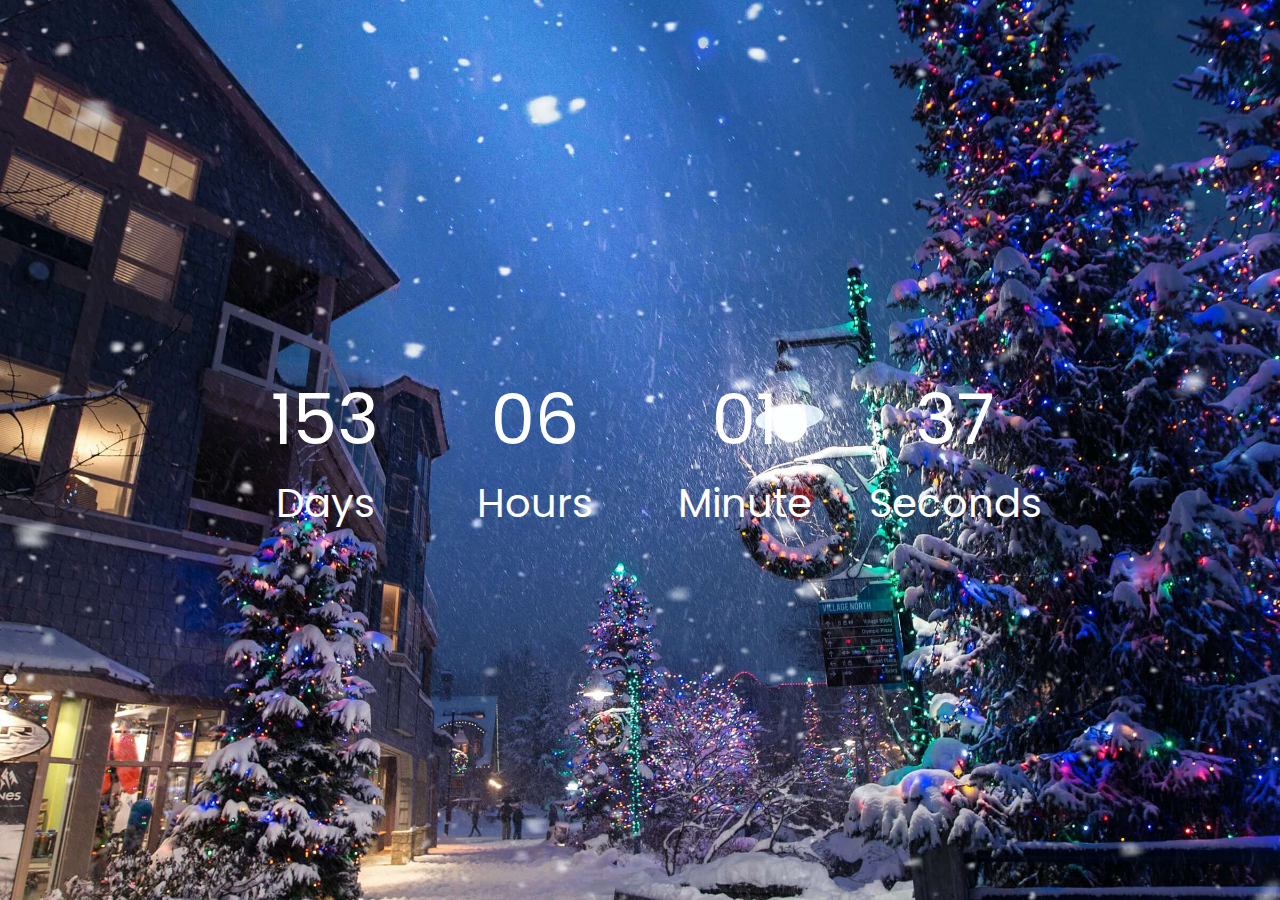
<file: index.html>
<!DOCTYPE html>
<html lang="en">
<head>
    <title>Chrismas Countdown App</title>
    <meta charset="UTF-8">
    <meta http-equiv="X-UA-Compatible" content="IE=edge">
    <meta name="viewport" content="width=device-width, initial-scale=1.0">
    <meta name="author" content="AJIDE SHAMSIDEEN">
    <meta name="description" content="a chrismas countdown application">
    <link rel="stylesheet" href="/styles.css">
    <script src="/script.js" defer></script>
</head>
<body>

    <img src="/img/pic.jpg" alt="" class="full-img">

    <div class="countdown-body">
        <div class="day">
            <div class="dayEl">1</div>
            <span class="letter days">mind</span>
        </div>

        <div class="hour">
            <div class="hourEl">2</div>
            <span class="letter hours">mind</span>
        </div>

        <div class="min">
            <div class="minEl">2</div>
            <span class="letter mins">mind</span>
        </div>

        <div class="sec">
            <div class="secEl">2</div>
            <span class="letter secs">mind</span>
        </div>
    </div>
    
    
</body>
</html>
</file>
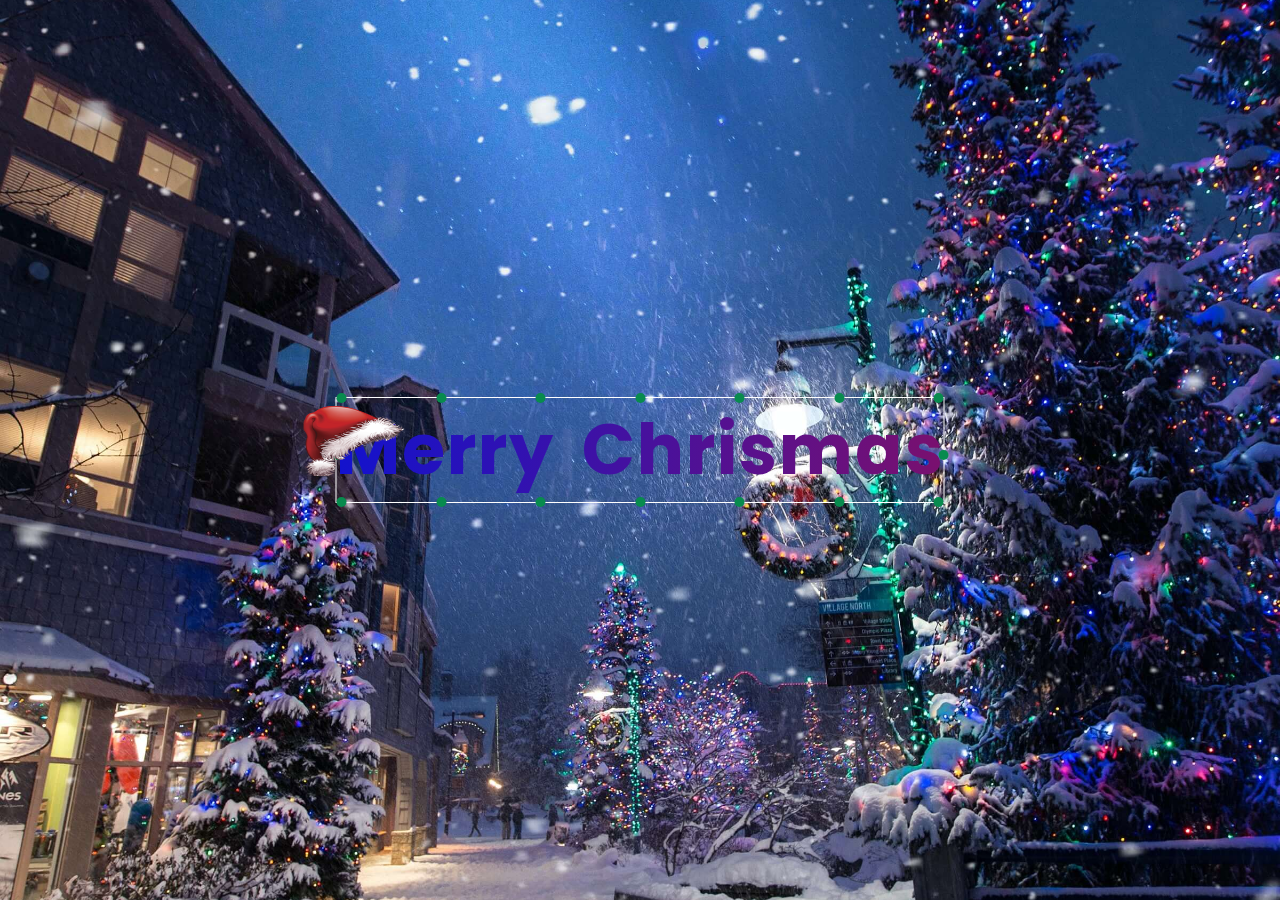
<file: inedx.html>
<!DOCTYPE html>
<html lang="en">
<head>
    <meta charset="UTF-8">
    <meta http-equiv="X-UA-Compatible" content="IE=edge">
    <meta name="viewport" content="width=device-width, initial-scale=1.0">
    <link rel="stylesheet" href="/styles.css" type="text/css">
    <title>Document</title>
</head>
<body>
    
    <img src="/img/pic.jpg" alt="" class="full-img">



    <script src="/new.js"></script>
</body>
</html>
</file>
<file: styles.css>
@import url('https://fonts.googleapis.com/css2?family=Poppins:ital,wght@0,100;0,200;0,300;0,400;0,500;0,600;0,700;1,800&display=swap');


*{
    margin: 0;
    padding: 0;
    box-sizing: border-box;
    font-family: "poppins", sans-serif;
}

body{
    min-height: 100vh;
    max-height: 100vh;
    width: 100%;
    display: flex;
    justify-content: center;
    align-items: center;
    overflow: hidden;
    position: relative;
}

.full-img{
    width: 100%;
    max-height: 100vh;
    min-height: 100vh;
    object-fit: cover;
    object-position: center;
}

.countdown-body{
    width: 100%;
    position: absolute;
    top: 50%;
    left: 50%;
    transform: translate(-50%, -50%);
    color: white;
    display: grid;
    grid-template-columns: repeat(4, 210px);
    justify-content: center;
    align-items: center;
}

.day, .hour, .min, .sec{
    text-align: center;
}

.dayEl, .hourEl, .minEl, .secEl{
    font-size: 70px;
}

.days, .secs, .mins, .hours{
    font-size: 40px;
} 










/* chrismas day styles */

.chrismas-cont{
    position: absolute;
    top: 50%;
    left: 50%;
    transform: translate(-50%, -50%);
}


.chrismas-cont::after{
    content: "";
    width: 100px;
    height: 80px;
    background-color: black;
    background: url(/img/hat.png);
    background-repeat: no-repeat;
    background-size: 100px 70px;  
    display: inline-block;
    position: absolute;
    top: 9px;
    left: -32px;
    object-fit: contain;
    object-position: bottom;
    z-index: 9;
}

.merry{
    --bg-size: 400%;
    font-size: 70px;
    word-spacing: 10px;
    letter-spacing: 2px;
    background: linear-gradient(270deg, rgb(243, 222, 34), rgb(226, 14, 14), rgb(18, 18, 206)) 0 0 / var(--bg-size) 100%;;
    background-clip: text;
    -webkit-background-clip: text;
    -webkit-text-fill-color: transparent;
    color: transparent;
}

@media (prefers-reduced-motion: no-preference) {
    .merry {
      animation: move-bg 8s ease-in-out infinite;
    }
    @keyframes move-bg {
      to {
        background-position: var(--bg-size) 0;
      }
    }
}

  
/* falling card */

.overCard{ 
    width: 15px;
    height: 15px;
    display: block;
    position: absolute;
    top: -130px;
    z-index: 100;
}

.card1{
    background-color: yellow;
    clip-path: polygon(25% 0%, 72% 0, 49% 100%, 0% 100%);
    animation: card 8s ease-in-out infinite;
}

.card2{
    background-color: blue;
    clip-path: polygon(91% 0, 0 0, 62% 46%);
    animation: card 8s ease-in-out infinite;
}

.card3{
    background-color: white;
    clip-path: polygon(50% 0%, 100% 38%, 82% 100%, 18% 100%, 0% 38%);
    animation: card 8s ease-in-out infinite;
}

.card4{
    background-color: red;
    clip-path: polygon(50% 0%, 61% 35%, 98% 35%, 68% 57%, 79% 91%, 50% 70%, 21% 91%, 32% 57%, 2% 35%, 39% 35%);
    animation: card 8s ease-in-out infinite;
}

@keyframes card{
    to{
        transform: translateY(100vh);
        opacity: 0;
    }
}



@media only screen and (max-width: 900px){

    body{
        overflow: hidden;

    }

    .countdown-body{
        width: 100%;
        display: flex;
        flex-wrap: wrap;
        column-gap: 30px;
        row-gap: 30px;
        justify-content: space-evenly;
    }

    .chrismas-cont{
        width: fit-content;
        
    }

    .merry{
        font-size: 50px;
        word-spacing: 5px;
        letter-spacing: 1px;
    }


    .chrismas-cont::after{
        content: "";
        width: 50px;
        height: 50px;
        background-color: black;
        background: url(/img/hat.png);
        background-repeat: no-repeat;
        background-size: 30px 30px;  
        display: inline-block;
        position: absolute;
        top: 9px;
        left: -8px;
        object-fit: contain;
        object-position: bottom;
        z-index: 9;
    }

}


/* chrismas light */

.light-cont{
    position: absolute;
    top: 0;
    left: 0;
    height: 100%;
    width: 100%;
    display: flex;
    flex-direction: column;
    justify-content: space-between;
    border: 0.5px solid white;
    animation: line 6s ease-in-out infinite;
}

.span_1, .span_2{
    display: flex;
    justify-content: space-between;
}

.bulb{
    width: 10px;
    height: 10px;
    background-color: rgb(8, 139, 78);
    display: block;
    border-radius: 50%;
}

.bulb-8{
    position: absolute;
    right: -5px;
    top: 50%;
}

.bulb-9{
    position: absolute;
    top: 50%;
    left: -5px;
}

@keyframes line {
    0%{
        border: 0.5px solid #C30F16;
    }
    20%{
        border: 0.5px solid #599C5D;
    }
    40%{
        border: 0.5px solid #F1D900;
    }
    60%{
        border: 0.5px solid #2A8FBD;
    }
    80%{
        border: 0.5px solid #663398;
    }
   100%{
        border: 0.5px solid #C1A520;
    }
}
</file>
